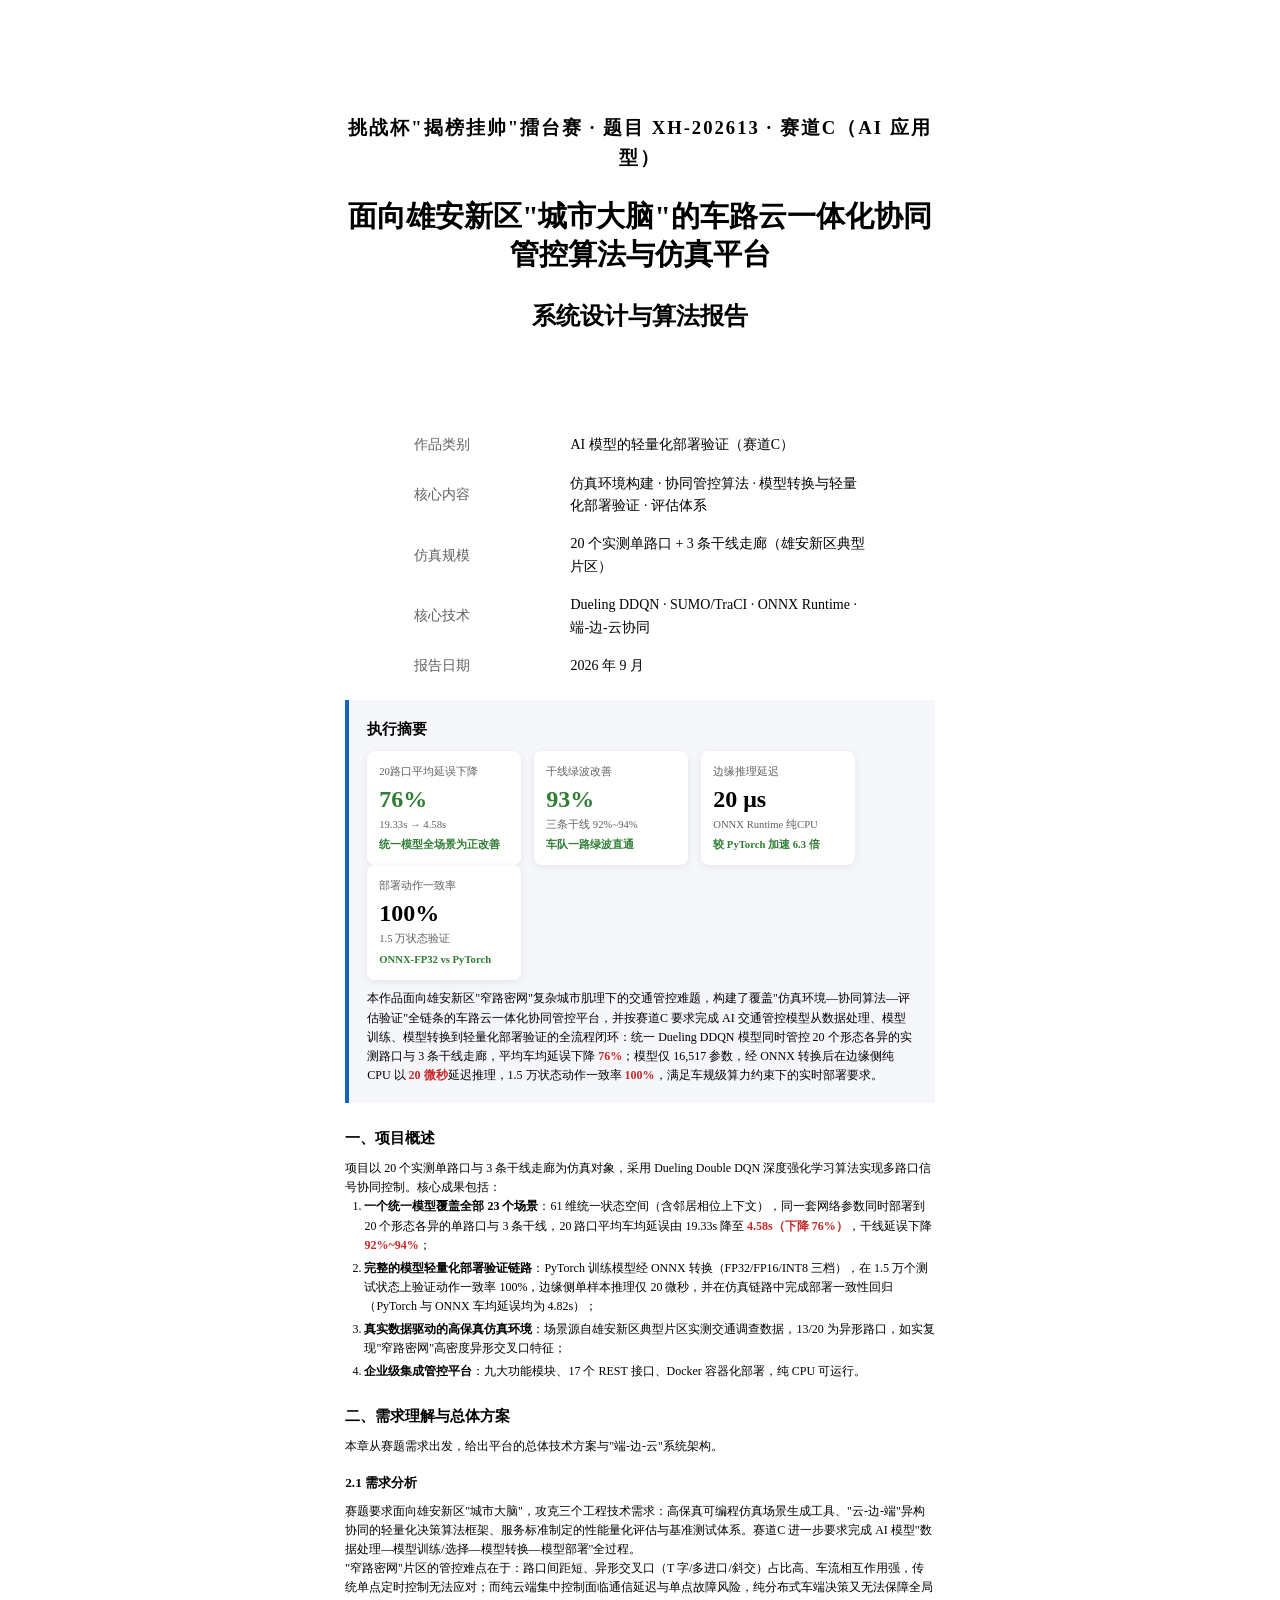
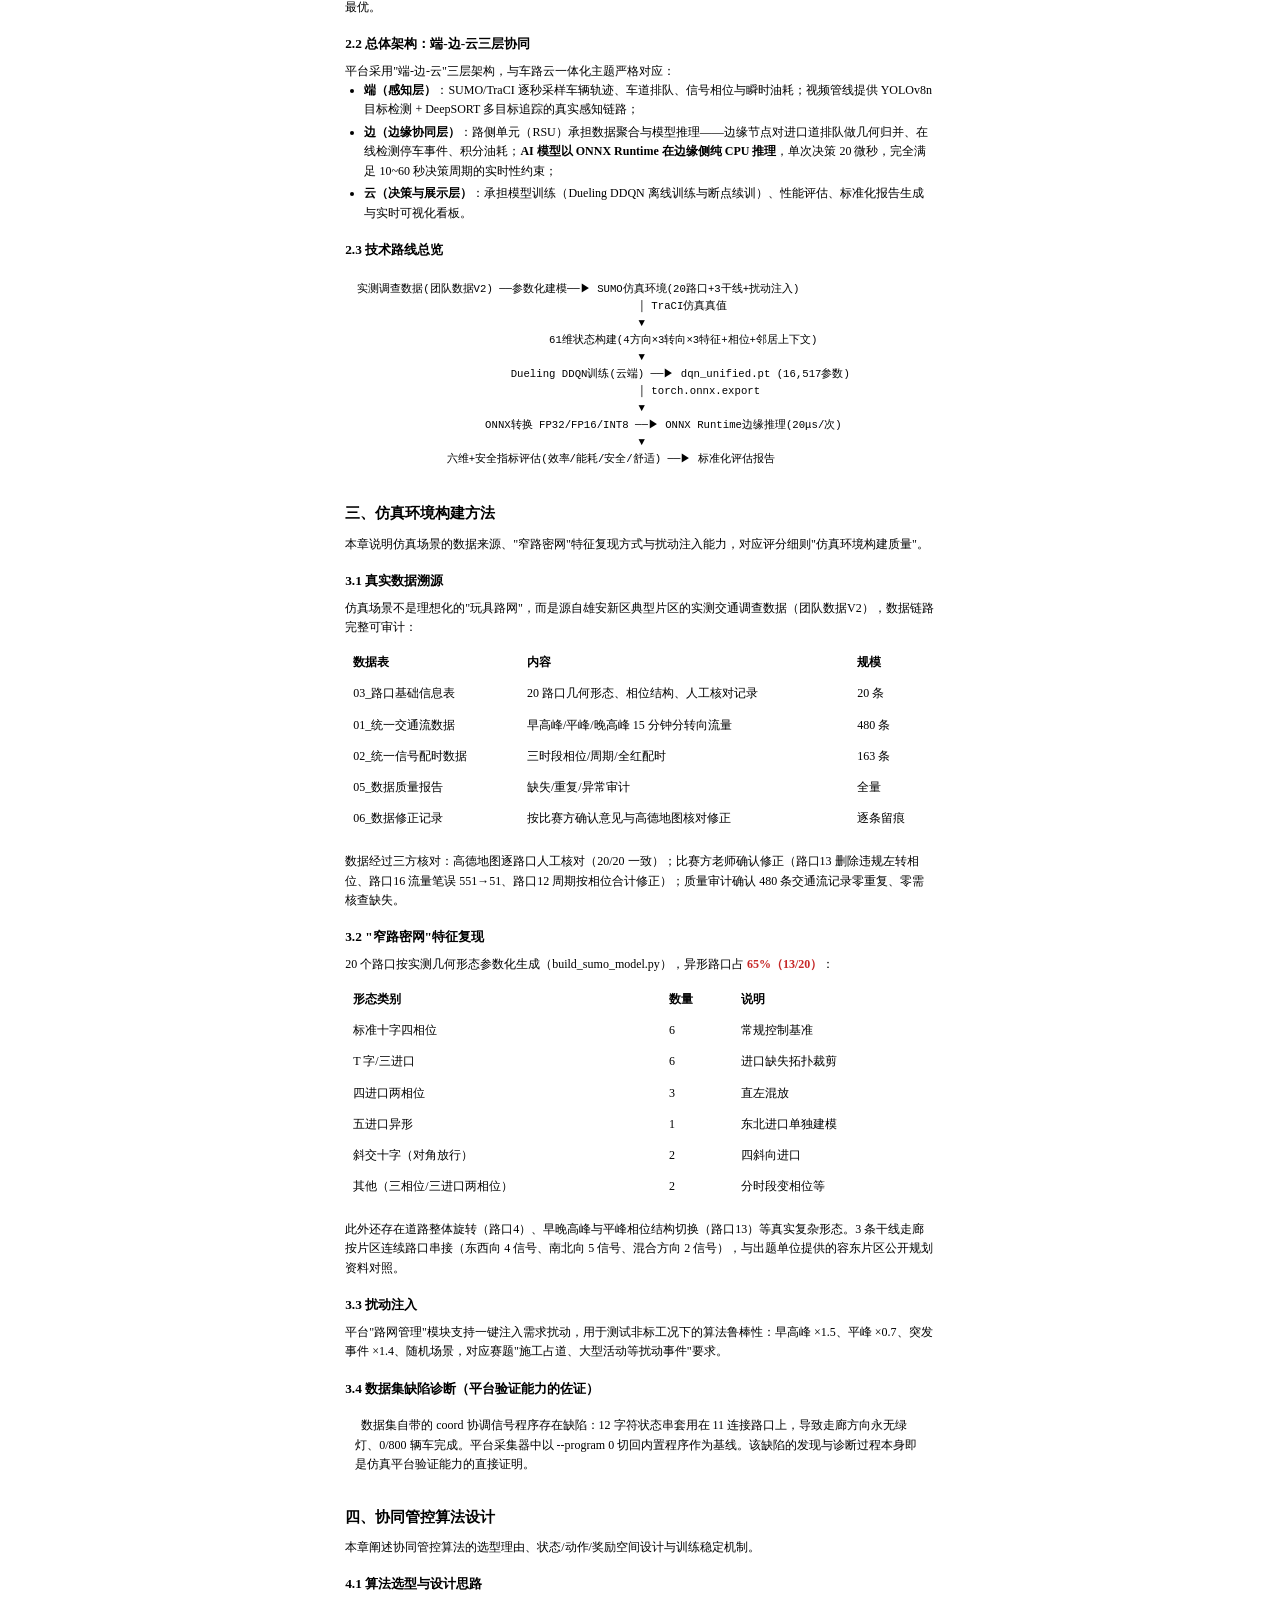
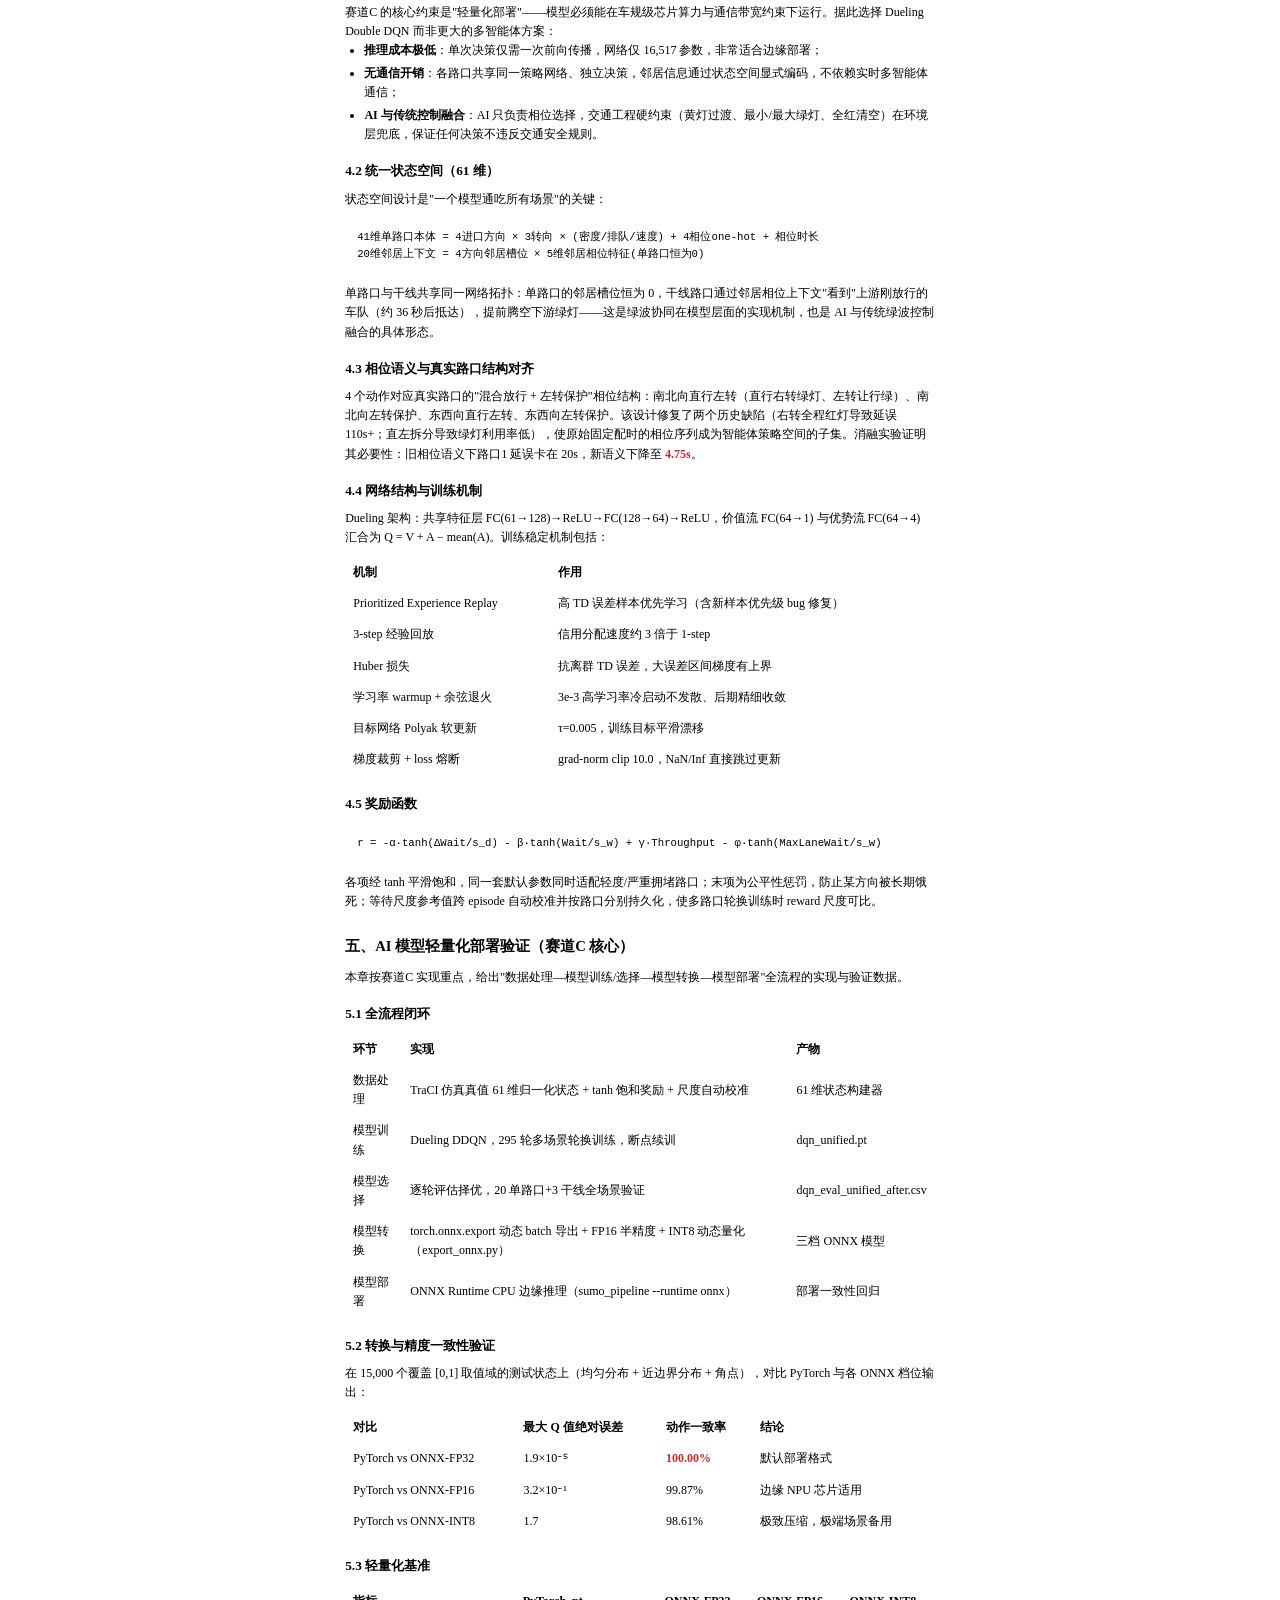
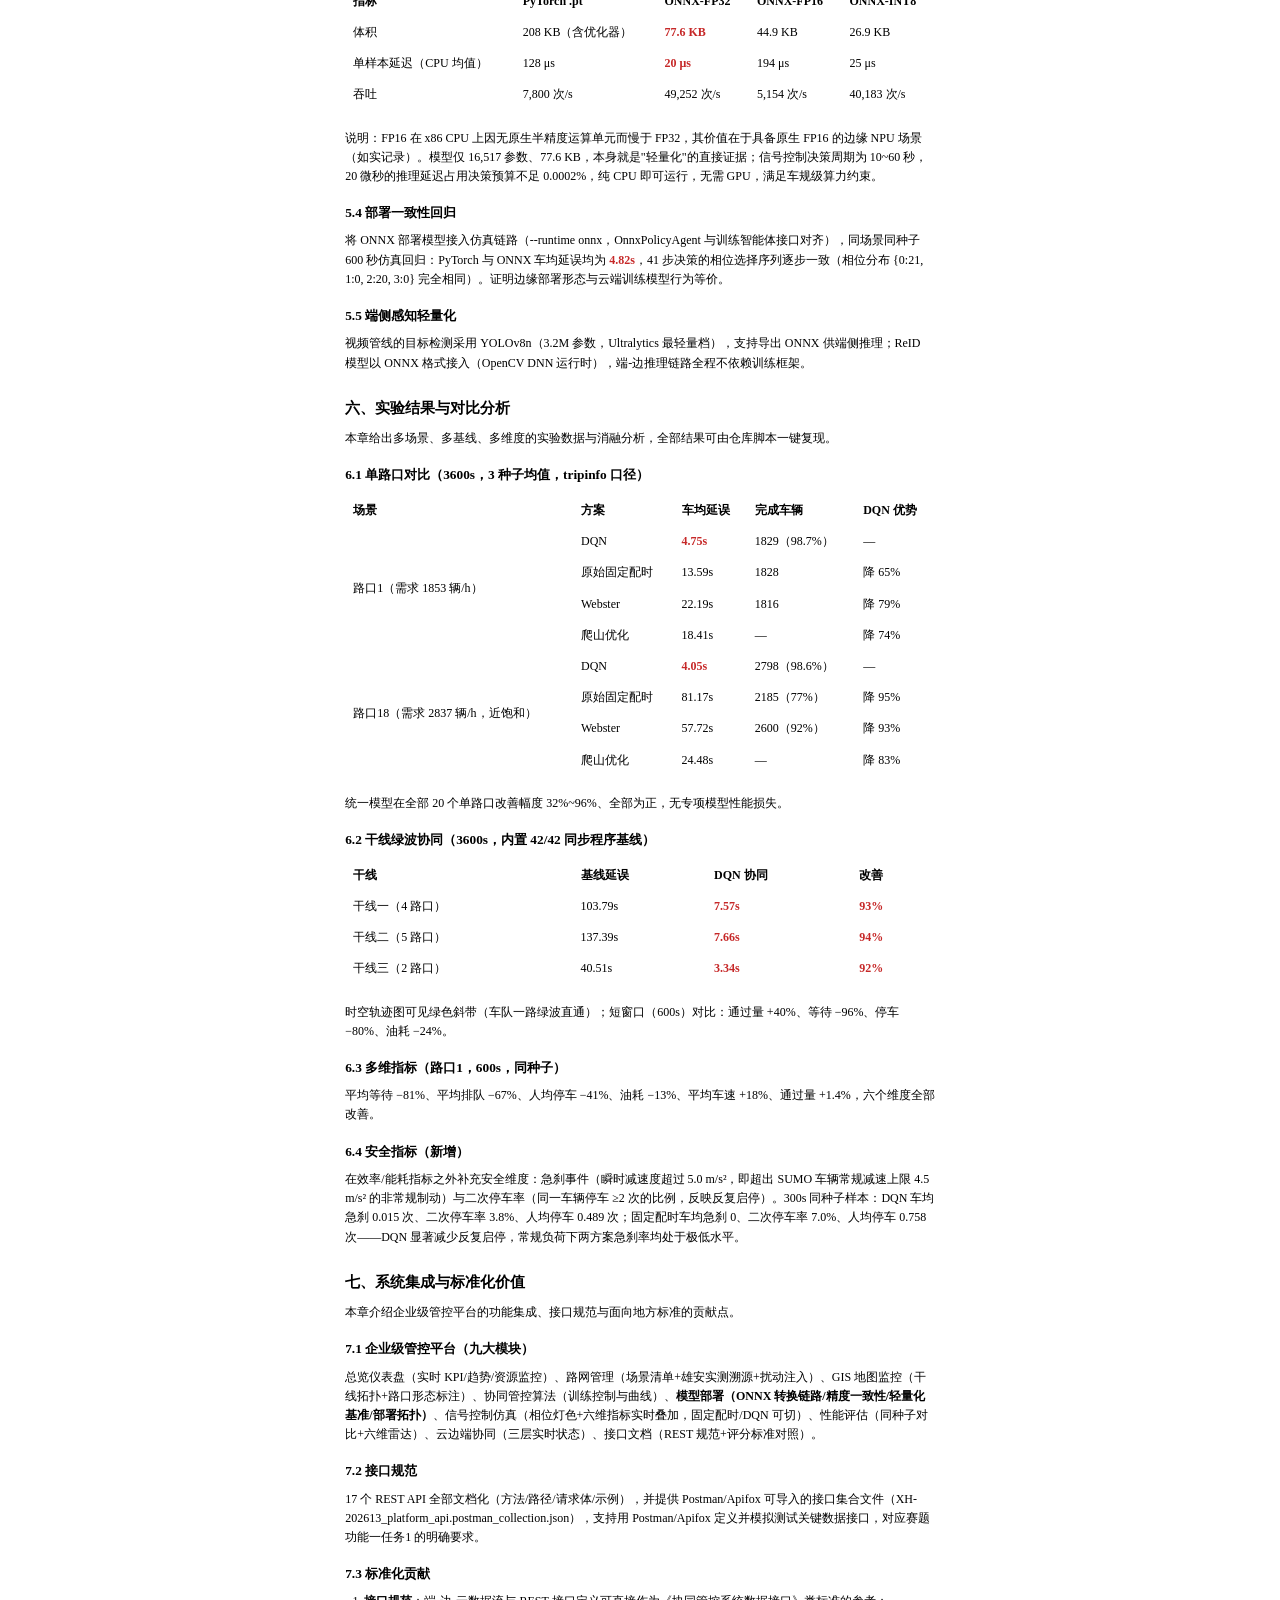
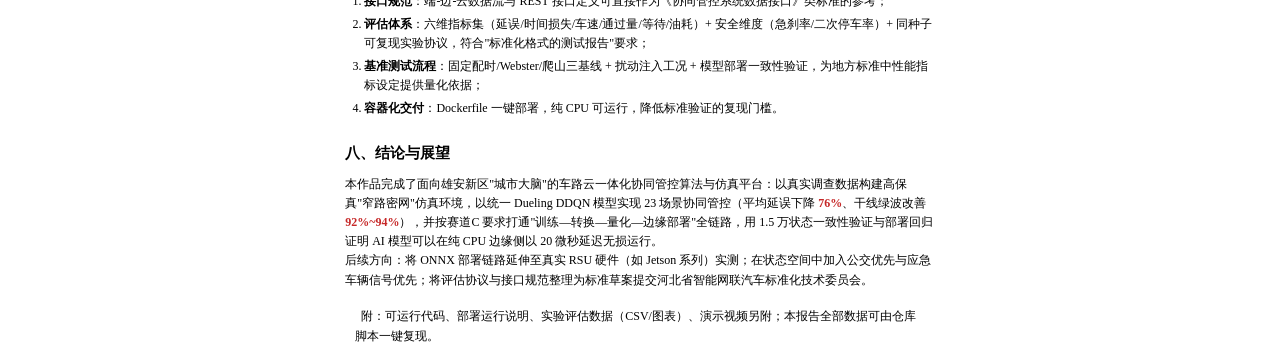
<file: output/xh202613-sysreport/stage2/formatted-系统设计与算法报告.html>
<!DOCTYPE html>
<html lang="zh-CN">
<head>
<meta charset="UTF-8">
<meta name="docx-page-size" content="A4">
<title>系统设计与算法报告</title>
<style>
:root {
  --ff-heading: 微软雅黑, Microsoft YaHei, PingFang SC;
  --ff-body: 微软雅黑, Microsoft YaHei, PingFang SC;
  --ff-code: Consolas, Source Code Pro, monospace;
  --fs-title: var(--typography-fontSize-coverTitle, 22pt);
  --fs-h1: var(--typography-fontSize-h1, 20pt);
  --fs-h2: var(--typography-fontSize-h2, 11pt);
  --fs-h3: var(--typography-fontSize-h3, 10pt);
  --fs-body: var(--typography-fontSize-body, 9pt);
  --fs-small: var(--typography-fontSize-small, 8pt);
  --fw-bold: 700;
  --fw-heading: var(--typography-fontWeight-heading, 600);
  --fw-normal: 400;
  --lh-body: var(--typography-lineHeight-body, 1.6);
  --color-primary: var(--color-primary, #1565C0);
  --color-heading: var(--color-heading, #1A237E);
  --color-text: var(--color-text, #212121);
  --color-muted: var(--color-textSecondary, #616161);
  --color-divider: var(--color-divider, #E0E0E0);
  --color-bg: #FFFFFF;
  --color-surface: var(--color-surface, #F5F7FA);
  --color-success: #2e7d32;
  --color-danger: #c62828;
  --color-emphasis: var(--color-danger, #c62828);
  --color-summary-bg: var(--color-surface, #F5F7FA);
  --color-summary-border: var(--color-primary, #1565C0);
  --summary-border-width: 4px;
  --radius-card: 8px;
  --shadow-card: 0 2px 8px rgba(0,0,0,0.08);
  --spacing-paragraph: var(--spacing-paragraph, 0.75em);
  --spacing-section: var(--spacing-cardPadding, 1.5em);
  --spacing-block: 1em;
  --spacing-xs: 4px;
  --spacing-sm: 6px;
  --spacing-md: 8px;
  --spacing-lg: 10px;
  --spacing-h-gap: 0.6em;
  --spacing-h2-top: 1.6em;
  --spacing-h3-top: 1.2em;
  --spacing-li: 0.3em;
  --spacing-table-block: 0.8em;
  --spacing-divider: 2em;
  --spacing-card-gap: 0.2em;
  --spacing-indent-list: 1.6em;
  --fs-cover-category: 14pt;
  --fs-cover-subtitle: 18pt;
  --fs-card-value: 18pt;
  --fs-cover-meta: 10.5pt;
  --page-content-width: var(--layout-maxContentWidth, 15.6cm);
}
@page { @bottom-center { content: counter(page); } }
@page cover { @bottom-center { content: none; } }
section[role="cover"] { page: cover; }

body {
  font-family: var(--ff-body);
  font-size: var(--fs-body);
  color: var(--color-text);
  line-height: var(--lh-body);
  max-width: var(--page-content-width);
  margin-left: auto;
  margin-right: auto;
}
h1 { font-family: var(--ff-heading); font-size: var(--fs-h1); font-weight: var(--fw-heading); color: var(--color-heading); line-height: 1.3; }
h2 { font-family: var(--ff-heading); font-size: var(--fs-h2); font-weight: var(--fw-heading); color: var(--color-heading); margin-top: var(--spacing-h2-top); margin-bottom: var(--spacing-h-gap); }
h3 { font-family: var(--ff-heading); font-size: var(--fs-h3); font-weight: var(--fw-heading); color: var(--color-heading); margin-top: var(--spacing-h3-top); margin-bottom: var(--spacing-h-gap); }
p { margin: 0 0 var(--spacing-paragraph) 0; }
table { border-collapse: collapse; width: 100%; margin: var(--spacing-table-block) 0 var(--spacing-section) 0; font-size: var(--fs-body); }
th { background: var(--color-surface); color: var(--color-heading); font-weight: var(--fw-heading); padding: var(--spacing-sm) var(--spacing-md); border: 1px solid var(--color-divider); text-align: left; }
td { padding: var(--spacing-sm) var(--spacing-md); border: 1px solid var(--color-divider); }
pre { font-family: var(--ff-code); font-size: var(--fs-small); background: var(--color-surface); padding: var(--spacing-lg) 12px; border-left: 3px solid var(--color-primary); white-space: pre-wrap; }
code { font-family: var(--ff-code); }
ul, ol { margin: 0 0 var(--spacing-paragraph) 0; padding-left: var(--spacing-indent-list); }
li { margin-bottom: var(--spacing-li); }
strong { font-weight: var(--fw-bold); }
.divider { border-bottom: 1px solid var(--color-divider); margin: var(--spacing-divider) 0; }

/* 封面 */
.cover-category { text-align: center; color: var(--color-primary); font-size: var(--fs-cover-category); font-weight: 700; letter-spacing: 2px; margin-top: 3cm; }
section[role="cover"] > h1 { text-align: center; font-size: var(--fs-title); margin-top: var(--spacing-table-block); }
.cover-subtitle { text-align: center; font-size: var(--fs-cover-subtitle); font-weight: var(--fw-heading); color: var(--color-heading); margin-top: var(--spacing-h-gap); }
.cover-meta { margin: 2.4cm auto 0 auto; width: 78%; font-size: var(--fs-cover-meta); }
.cover-meta td { border: none; border-bottom: 1px solid var(--color-divider); padding: var(--spacing-md) var(--spacing-xs); }
.cover-meta td:first-child { color: var(--color-muted); width: 34%; }

/* 执行摘要 */
.executive-summary { border-left: var(--summary-border-width) solid var(--color-summary-border); background: var(--color-summary-bg); padding: var(--spacing-section); margin: var(--spacing-h3-top) 0; }
.summary-header h2 { margin-top: 0; }
.summary-highlights { margin: var(--spacing-table-block) 0; }
[data-component="data-card"] {
  display: inline-flex; flex-direction: column;
  padding: var(--spacing-block);
  background: var(--color-bg);
  border-radius: var(--radius-card);
  box-shadow: var(--shadow-card);
  border-top: 3px solid var(--color-primary);
  min-width: 130px; margin-right: var(--spacing-lg); gap: var(--spacing-li);
}
[data-component="data-card"][data-title]::before {
  content: attr(data-title);
  font-size: var(--fs-small);
  color: var(--color-muted);
  margin-bottom: var(--spacing-card-gap);
}
.card-value { font-size: var(--fs-card-value); font-weight: var(--fw-bold); line-height: 1.1; color: var(--color-text); }
.card-unit { font-size: var(--fs-small); color: var(--color-muted); }
.card-trend { font-size: var(--fs-small); font-weight: var(--fw-bold); }
.card-trend--up { color: var(--color-success); }
[data-component="data-card"][data-color="success"] { border-top-color: var(--color-success); }
[data-component="data-card"][data-color="success"] .card-value { color: var(--color-success); }

.data-emphasis { color: var(--color-emphasis); font-weight: var(--fw-bold); }
.note { border-left: 3px solid var(--color-primary); background: var(--color-surface); padding: var(--spacing-md) var(--spacing-lg); margin: var(--spacing-table-block) 0; }
</style>
</head>
<body>

<!-- ═════════ 封面 ═════════ -->
<section role="cover">
  <p class="cover-category">挑战杯"揭榜挂帅"擂台赛 · 题目 XH-202613 · 赛道C（AI 应用型）</p>
  <h1>面向雄安新区"城市大脑"的车路云一体化协同管控算法与仿真平台</h1>
  <p class="cover-subtitle">系统设计与算法报告</p>
  <table class="cover-meta">
    <tbody>
    <tr><td>作品类别</td><td>AI 模型的轻量化部署验证（赛道C）</td></tr>
    <tr><td>核心内容</td><td>仿真环境构建 · 协同管控算法 · 模型转换与轻量化部署验证 · 评估体系</td></tr>
    <tr><td>仿真规模</td><td>20 个实测单路口 + 3 条干线走廊（雄安新区典型片区）</td></tr>
    <tr><td>核心技术</td><td>Dueling DDQN · SUMO/TraCI · ONNX Runtime · 端-边-云协同</td></tr>
    <tr><td>报告日期</td><td>2026 年 9 月</td></tr>
    </tbody>
  </table>
</section>

<!-- ═════════ 正文 ═════════ -->
<section role="body" data-page-restart="1">

<div class="executive-summary">
  <div class="summary-header"><h2>执行摘要</h2></div>
  <div class="summary-highlights">
    <div data-component="data-card" data-title="20路口平均延误下降" data-color="success">
      <span class="card-value">76%</span><span class="card-unit">19.33s → 4.58s</span>
      <span class="card-trend card-trend--up">统一模型全场景为正改善</span>
    </div>
    <div data-component="data-card" data-title="干线绿波改善" data-color="success">
      <span class="card-value">93%</span><span class="card-unit">三条干线 92%~94%</span>
      <span class="card-trend card-trend--up">车队一路绿波直通</span>
    </div>
    <div data-component="data-card" data-title="边缘推理延迟" data-color="primary">
      <span class="card-value">20 μs</span><span class="card-unit">ONNX Runtime 纯CPU</span>
      <span class="card-trend card-trend--up">较 PyTorch 加速 6.3 倍</span>
    </div>
    <div data-component="data-card" data-title="部署动作一致率" data-color="primary">
      <span class="card-value">100%</span><span class="card-unit">1.5 万状态验证</span>
      <span class="card-trend card-trend--up">ONNX-FP32 vs PyTorch</span>
    </div>
  </div>
  <div class="summary-body">
    <p>本作品面向雄安新区"窄路密网"复杂城市肌理下的交通管控难题，构建了覆盖"仿真环境—协同算法—评估验证"全链条的车路云一体化协同管控平台，并按赛道C 要求完成 AI 交通管控模型从数据处理、模型训练、模型转换到轻量化部署验证的全流程闭环：统一 Dueling DDQN 模型同时管控 20 个形态各异的实测路口与 3 条干线走廊，平均车均延误下降 <span class="data-emphasis">76%</span>；模型仅 16,517 参数，经 ONNX 转换后在边缘侧纯 CPU 以 <span class="data-emphasis">20 微秒</span>延迟推理，1.5 万状态动作一致率 <span class="data-emphasis">100%</span>，满足车规级算力约束下的实时部署要求。</p>
  </div>
</div>

<h2>一、项目概述</h2>

<p>项目以 20 个实测单路口与 3 条干线走廊为仿真对象，采用 Dueling Double DQN 深度强化学习算法实现多路口信号协同控制。核心成果包括：</p>

<ol>
  <li><strong>一个统一模型覆盖全部 23 个场景</strong>：61 维统一状态空间（含邻居相位上下文），同一套网络参数同时部署到 20 个形态各异的单路口与 3 条干线，20 路口平均车均延误由 19.33s 降至 <span class="data-emphasis">4.58s（下降 76%）</span>，干线延误下降 <span class="data-emphasis">92%~94%</span>；</li>
  <li><strong>完整的模型轻量化部署验证链路</strong>：PyTorch 训练模型经 ONNX 转换（FP32/FP16/INT8 三档），在 1.5 万个测试状态上验证动作一致率 100%，边缘侧单样本推理仅 20 微秒，并在仿真链路中完成部署一致性回归（PyTorch 与 ONNX 车均延误均为 4.82s）；</li>
  <li><strong>真实数据驱动的高保真仿真环境</strong>：场景源自雄安新区典型片区实测交通调查数据，13/20 为异形路口，如实复现"窄路密网"高密度异形交叉口特征；</li>
  <li><strong>企业级集成管控平台</strong>：九大功能模块、17 个 REST 接口、Docker 容器化部署，纯 CPU 可运行。</li>
</ol>

<div class="divider"></div>

<h2>二、需求理解与总体方案</h2>

<p>本章从赛题需求出发，给出平台的总体技术方案与"端-边-云"系统架构。</p>

<h3>2.1 需求分析</h3>

<p>赛题要求面向雄安新区"城市大脑"，攻克三个工程技术需求：高保真可编程仿真场景生成工具、"云-边-端"异构协同的轻量化决策算法框架、服务标准制定的性能量化评估与基准测试体系。赛道C 进一步要求完成 AI 模型"数据处理—模型训练/选择—模型转换—模型部署"全过程。</p>

<p>"窄路密网"片区的管控难点在于：路口间距短、异形交叉口（T 字/多进口/斜交）占比高、车流相互作用强，传统单点定时控制无法应对；而纯云端集中控制面临通信延迟与单点故障风险，纯分布式车端决策又无法保障全局最优。</p>

<h3>2.2 总体架构：端-边-云三层协同</h3>

<p>平台采用"端-边-云"三层架构，与车路云一体化主题严格对应：</p>

<ul>
  <li><strong>端（感知层）</strong>：SUMO/TraCI 逐秒采样车辆轨迹、车道排队、信号相位与瞬时油耗；视频管线提供 YOLOv8n 目标检测 + DeepSORT 多目标追踪的真实感知链路；</li>
  <li><strong>边（边缘协同层）</strong>：路侧单元（RSU）承担数据聚合与模型推理——边缘节点对进口道排队做几何归并、在线检测停车事件、积分油耗；<strong>AI 模型以 ONNX Runtime 在边缘侧纯 CPU 推理</strong>，单次决策 20 微秒，完全满足 10~60 秒决策周期的实时性约束；</li>
  <li><strong>云（决策与展示层）</strong>：承担模型训练（Dueling DDQN 离线训练与断点续训）、性能评估、标准化报告生成与实时可视化看板。</li>
</ul>

<h3>2.3 技术路线总览</h3>

<pre>实测调查数据(团队数据V2) ──参数化建模──▶ SUMO仿真环境(20路口+3干线+扰动注入)
                                            │ TraCI仿真真值
                                            ▼
                              61维状态构建(4方向×3转向×3特征+相位+邻居上下文)
                                            ▼
                        Dueling DDQN训练(云端) ──▶ dqn_unified.pt (16,517参数)
                                            │ torch.onnx.export
                                            ▼
                    ONNX转换 FP32/FP16/INT8 ──▶ ONNX Runtime边缘推理(20μs/次)
                                            ▼
              六维+安全指标评估(效率/能耗/安全/舒适) ──▶ 标准化评估报告</pre>

<div class="divider"></div>

<h2>三、仿真环境构建方法</h2>

<p>本章说明仿真场景的数据来源、"窄路密网"特征复现方式与扰动注入能力，对应评分细则"仿真环境构建质量"。</p>

<h3>3.1 真实数据溯源</h3>

<p>仿真场景不是理想化的"玩具路网"，而是源自雄安新区典型片区的实测交通调查数据（团队数据V2），数据链路完整可审计：</p>

<table>
  <thead><tr><th>数据表</th><th>内容</th><th>规模</th></tr></thead>
  <tbody>
    <tr><td>03_路口基础信息表</td><td>20 路口几何形态、相位结构、人工核对记录</td><td>20 条</td></tr>
    <tr><td>01_统一交通流数据</td><td>早高峰/平峰/晚高峰 15 分钟分转向流量</td><td>480 条</td></tr>
    <tr><td>02_统一信号配时数据</td><td>三时段相位/周期/全红配时</td><td>163 条</td></tr>
    <tr><td>05_数据质量报告</td><td>缺失/重复/异常审计</td><td>全量</td></tr>
    <tr><td>06_数据修正记录</td><td>按比赛方确认意见与高德地图核对修正</td><td>逐条留痕</td></tr>
  </tbody>
</table>

<p>数据经过三方核对：高德地图逐路口人工核对（20/20 一致）；比赛方老师确认修正（路口13 删除违规左转相位、路口16 流量笔误 551→51、路口12 周期按相位合计修正）；质量审计确认 480 条交通流记录零重复、零需核查缺失。</p>

<h3>3.2 "窄路密网"特征复现</h3>

<p>20 个路口按实测几何形态参数化生成（build_sumo_model.py），异形路口占 <span class="data-emphasis">65%（13/20）</span>：</p>

<table>
  <thead><tr><th>形态类别</th><th>数量</th><th>说明</th></tr></thead>
  <tbody>
    <tr><td>标准十字四相位</td><td>6</td><td>常规控制基准</td></tr>
    <tr><td>T 字/三进口</td><td>6</td><td>进口缺失拓扑裁剪</td></tr>
    <tr><td>四进口两相位</td><td>3</td><td>直左混放</td></tr>
    <tr><td>五进口异形</td><td>1</td><td>东北进口单独建模</td></tr>
    <tr><td>斜交十字（对角放行）</td><td>2</td><td>四斜向进口</td></tr>
    <tr><td>其他（三相位/三进口两相位）</td><td>2</td><td>分时段变相位等</td></tr>
  </tbody>
</table>

<p>此外还存在道路整体旋转（路口4）、早晚高峰与平峰相位结构切换（路口13）等真实复杂形态。3 条干线走廊按片区连续路口串接（东西向 4 信号、南北向 5 信号、混合方向 2 信号），与出题单位提供的容东片区公开规划资料对照。</p>

<h3>3.3 扰动注入</h3>

<p>平台"路网管理"模块支持一键注入需求扰动，用于测试非标工况下的算法鲁棒性：早高峰 ×1.5、平峰 ×0.7、突发事件 ×1.4、随机场景，对应赛题"施工占道、大型活动等扰动事件"要求。</p>

<h3>3.4 数据集缺陷诊断（平台验证能力的佐证）</h3>

<p class="note">&nbsp;&nbsp;数据集自带的 coord 协调信号程序存在缺陷：12 字符状态串套用在 11 连接路口上，导致走廊方向永无绿灯、0/800 辆车完成。平台采集器中以 --program 0 切回内置程序作为基线。该缺陷的发现与诊断过程本身即是仿真平台验证能力的直接证明。</p>

<div class="divider"></div>

<h2>四、协同管控算法设计</h2>

<p>本章阐述协同管控算法的选型理由、状态/动作/奖励空间设计与训练稳定机制。</p>

<h3>4.1 算法选型与设计思路</h3>

<p>赛道C 的核心约束是"轻量化部署"——模型必须能在车规级芯片算力与通信带宽约束下运行。据此选择 Dueling Double DQN 而非更大的多智能体方案：</p>

<ul>
  <li><strong>推理成本极低</strong>：单次决策仅需一次前向传播，网络仅 16,517 参数，非常适合边缘部署；</li>
  <li><strong>无通信开销</strong>：各路口共享同一策略网络、独立决策，邻居信息通过状态空间显式编码，不依赖实时多智能体通信；</li>
  <li><strong>AI 与传统控制融合</strong>：AI 只负责相位选择，交通工程硬约束（黄灯过渡、最小/最大绿灯、全红清空）在环境层兜底，保证任何决策不违反交通安全规则。</li>
</ul>

<h3>4.2 统一状态空间（61 维）</h3>

<p>状态空间设计是"一个模型通吃所有场景"的关键：</p>

<pre>41维单路口本体 = 4进口方向 × 3转向 × (密度/排队/速度) + 4相位one-hot + 相位时长
20维邻居上下文 = 4方向邻居槽位 × 5维邻居相位特征(单路口恒为0)</pre>

<p>单路口与干线共享同一网络拓扑：单路口的邻居槽位恒为 0，干线路口通过邻居相位上下文"看到"上游刚放行的车队（约 36 秒后抵达），提前腾空下游绿灯——这是绿波协同在模型层面的实现机制，也是 AI 与传统绿波控制融合的具体形态。</p>

<h3>4.3 相位语义与真实路口结构对齐</h3>

<p>4 个动作对应真实路口的"混合放行 + 左转保护"相位结构：南北向直行左转（直行右转绿灯、左转让行绿）、南北向左转保护、东西向直行左转、东西向左转保护。该设计修复了两个历史缺陷（右转全程红灯导致延误 110s+；直左拆分导致绿灯利用率低），使原始固定配时的相位序列成为智能体策略空间的子集。消融实验证明其必要性：旧相位语义下路口1 延误卡在 20s，新语义下降至 <span class="data-emphasis">4.75s</span>。</p>

<h3>4.4 网络结构与训练机制</h3>

<p>Dueling 架构：共享特征层 FC(61→128)→ReLU→FC(128→64)→ReLU，价值流 FC(64→1) 与优势流 FC(64→4) 汇合为 Q = V + A − mean(A)。训练稳定机制包括：</p>

<table>
  <thead><tr><th>机制</th><th>作用</th></tr></thead>
  <tbody>
    <tr><td>Prioritized Experience Replay</td><td>高 TD 误差样本优先学习（含新样本优先级 bug 修复）</td></tr>
    <tr><td>3-step 经验回放</td><td>信用分配速度约 3 倍于 1-step</td></tr>
    <tr><td>Huber 损失</td><td>抗离群 TD 误差，大误差区间梯度有上界</td></tr>
    <tr><td>学习率 warmup + 余弦退火</td><td>3e-3 高学习率冷启动不发散、后期精细收敛</td></tr>
    <tr><td>目标网络 Polyak 软更新</td><td>τ=0.005，训练目标平滑漂移</td></tr>
    <tr><td>梯度裁剪 + loss 熔断</td><td>grad-norm clip 10.0，NaN/Inf 直接跳过更新</td></tr>
  </tbody>
</table>

<h3>4.5 奖励函数</h3>

<pre>r = -α·tanh(ΔWait/s_d) - β·tanh(Wait/s_w) + γ·Throughput - φ·tanh(MaxLaneWait/s_w)</pre>

<p>各项经 tanh 平滑饱和，同一套默认参数同时适配轻度/严重拥堵路口；末项为公平性惩罚，防止某方向被长期饿死；等待尺度参考值跨 episode 自动校准并按路口分别持久化，使多路口轮换训练时 reward 尺度可比。</p>

<div class="divider"></div>

<h2>五、AI 模型轻量化部署验证（赛道C 核心）</h2>

<p>本章按赛道C 实现重点，给出"数据处理—模型训练/选择—模型转换—模型部署"全流程的实现与验证数据。</p>

<h3>5.1 全流程闭环</h3>

<table>
  <thead><tr><th>环节</th><th>实现</th><th>产物</th></tr></thead>
  <tbody>
    <tr><td>数据处理</td><td>TraCI 仿真真值 61 维归一化状态 + tanh 饱和奖励 + 尺度自动校准</td><td>61 维状态构建器</td></tr>
    <tr><td>模型训练</td><td>Dueling DDQN，295 轮多场景轮换训练，断点续训</td><td>dqn_unified.pt</td></tr>
    <tr><td>模型选择</td><td>逐轮评估择优，20 单路口+3 干线全场景验证</td><td>dqn_eval_unified_after.csv</td></tr>
    <tr><td>模型转换</td><td>torch.onnx.export 动态 batch 导出 + FP16 半精度 + INT8 动态量化（export_onnx.py）</td><td>三档 ONNX 模型</td></tr>
    <tr><td>模型部署</td><td>ONNX Runtime CPU 边缘推理（sumo_pipeline --runtime onnx）</td><td>部署一致性回归</td></tr>
  </tbody>
</table>

<h3>5.2 转换与精度一致性验证</h3>

<p>在 15,000 个覆盖 [0,1] 取值域的测试状态上（均匀分布 + 近边界分布 + 角点），对比 PyTorch 与各 ONNX 档位输出：</p>

<table>
  <thead><tr><th>对比</th><th>最大 Q 值绝对误差</th><th>动作一致率</th><th>结论</th></tr></thead>
  <tbody>
    <tr><td>PyTorch vs ONNX-FP32</td><td>1.9×10⁻⁵</td><td><span class="data-emphasis">100.00%</span></td><td>默认部署格式</td></tr>
    <tr><td>PyTorch vs ONNX-FP16</td><td>3.2×10⁻¹</td><td>99.87%</td><td>边缘 NPU 芯片适用</td></tr>
    <tr><td>PyTorch vs ONNX-INT8</td><td>1.7</td><td>98.61%</td><td>极致压缩，极端场景备用</td></tr>
  </tbody>
</table>

<h3>5.3 轻量化基准</h3>

<table>
  <thead><tr><th>指标</th><th>PyTorch .pt</th><th>ONNX-FP32</th><th>ONNX-FP16</th><th>ONNX-INT8</th></tr></thead>
  <tbody>
    <tr><td>体积</td><td>208 KB（含优化器）</td><td><span class="data-emphasis">77.6 KB</span></td><td>44.9 KB</td><td>26.9 KB</td></tr>
    <tr><td>单样本延迟（CPU 均值）</td><td>128 μs</td><td><span class="data-emphasis">20 μs</span></td><td>194 μs</td><td>25 μs</td></tr>
    <tr><td>吞吐</td><td>7,800 次/s</td><td>49,252 次/s</td><td>5,154 次/s</td><td>40,183 次/s</td></tr>
  </tbody>
</table>

<p>说明：FP16 在 x86 CPU 上因无原生半精度运算单元而慢于 FP32，其价值在于具备原生 FP16 的边缘 NPU 场景（如实记录）。模型仅 16,517 参数、77.6 KB，本身就是"轻量化"的直接证据；信号控制决策周期为 10~60 秒，20 微秒的推理延迟占用决策预算不足 0.0002%，纯 CPU 即可运行，无需 GPU，满足车规级算力约束。</p>

<h3>5.4 部署一致性回归</h3>

<p>将 ONNX 部署模型接入仿真链路（--runtime onnx，OnnxPolicyAgent 与训练智能体接口对齐），同场景同种子 600 秒仿真回归：PyTorch 与 ONNX 车均延误均为 <span class="data-emphasis">4.82s</span>，41 步决策的相位选择序列逐步一致（相位分布 {0:21, 1:0, 2:20, 3:0} 完全相同）。证明边缘部署形态与云端训练模型行为等价。</p>

<h3>5.5 端侧感知轻量化</h3>

<p>视频管线的目标检测采用 YOLOv8n（3.2M 参数，Ultralytics 最轻量档），支持导出 ONNX 供端侧推理；ReID 模型以 ONNX 格式接入（OpenCV DNN 运行时），端-边推理链路全程不依赖训练框架。</p>

<div class="divider"></div>

<h2>六、实验结果与对比分析</h2>

<p>本章给出多场景、多基线、多维度的实验数据与消融分析，全部结果可由仓库脚本一键复现。</p>

<h3>6.1 单路口对比（3600s，3 种子均值，tripinfo 口径）</h3>

<table>
  <thead><tr><th>场景</th><th>方案</th><th>车均延误</th><th>完成车辆</th><th>DQN 优势</th></tr></thead>
  <tbody>
    <tr><td rowspan="4">路口1（需求 1853 辆/h）</td><td>DQN</td><td><span class="data-emphasis">4.75s</span></td><td>1829（98.7%）</td><td>—</td></tr>
    <tr><td>原始固定配时</td><td>13.59s</td><td>1828</td><td>降 65%</td></tr>
    <tr><td>Webster</td><td>22.19s</td><td>1816</td><td>降 79%</td></tr>
    <tr><td>爬山优化</td><td>18.41s</td><td>—</td><td>降 74%</td></tr>
    <tr><td rowspan="4">路口18（需求 2837 辆/h，近饱和）</td><td>DQN</td><td><span class="data-emphasis">4.05s</span></td><td>2798（98.6%）</td><td>—</td></tr>
    <tr><td>原始固定配时</td><td>81.17s</td><td>2185（77%）</td><td>降 95%</td></tr>
    <tr><td>Webster</td><td>57.72s</td><td>2600（92%）</td><td>降 93%</td></tr>
    <tr><td>爬山优化</td><td>24.48s</td><td>—</td><td>降 83%</td></tr>
  </tbody>
</table>

<p>统一模型在全部 20 个单路口改善幅度 32%~96%、全部为正，无专项模型性能损失。</p>

<h3>6.2 干线绿波协同（3600s，内置 42/42 同步程序基线）</h3>

<table>
  <thead><tr><th>干线</th><th>基线延误</th><th>DQN 协同</th><th>改善</th></tr></thead>
  <tbody>
    <tr><td>干线一（4 路口）</td><td>103.79s</td><td><span class="data-emphasis">7.57s</span></td><td><span class="data-emphasis">93%</span></td></tr>
    <tr><td>干线二（5 路口）</td><td>137.39s</td><td><span class="data-emphasis">7.66s</span></td><td><span class="data-emphasis">94%</span></td></tr>
    <tr><td>干线三（2 路口）</td><td>40.51s</td><td><span class="data-emphasis">3.34s</span></td><td><span class="data-emphasis">92%</span></td></tr>
  </tbody>
</table>

<p>时空轨迹图可见绿色斜带（车队一路绿波直通）；短窗口（600s）对比：通过量 +40%、等待 −96%、停车 −80%、油耗 −24%。</p>

<h3>6.3 多维指标（路口1，600s，同种子）</h3>

<p>平均等待 −81%、平均排队 −67%、人均停车 −41%、油耗 −13%、平均车速 +18%、通过量 +1.4%，六个维度全部改善。</p>

<h3>6.4 安全指标（新增）</h3>

<p>在效率/能耗指标之外补充安全维度：急刹事件（瞬时减速度超过 5.0 m/s²，即超出 SUMO 车辆常规减速上限 4.5 m/s² 的非常规制动）与二次停车率（同一车辆停车 ≥2 次的比例，反映反复启停）。300s 同种子样本：DQN 车均急刹 0.015 次、二次停车率 3.8%、人均停车 0.489 次；固定配时车均急刹 0、二次停车率 7.0%、人均停车 0.758 次——DQN 显著减少反复启停，常规负荷下两方案急刹率均处于极低水平。</p>

<div class="divider"></div>

<h2>七、系统集成与标准化价值</h2>

<p>本章介绍企业级管控平台的功能集成、接口规范与面向地方标准的贡献点。</p>

<h3>7.1 企业级管控平台（九大模块）</h3>

<p>总览仪表盘（实时 KPI/趋势/资源监控）、路网管理（场景清单+雄安实测溯源+扰动注入）、GIS 地图监控（干线拓扑+路口形态标注）、协同管控算法（训练控制与曲线）、<strong>模型部署（ONNX 转换链路/精度一致性/轻量化基准/部署拓扑）</strong>、信号控制仿真（相位灯色+六维指标实时叠加，固定配时/DQN 可切）、性能评估（同种子对比+六维雷达）、云边端协同（三层实时状态）、接口文档（REST 规范+评分标准对照）。</p>

<h3>7.2 接口规范</h3>

<p>17 个 REST API 全部文档化（方法/路径/请求体/示例），并提供 Postman/Apifox 可导入的接口集合文件（XH-202613_platform_api.postman_collection.json），支持用 Postman/Apifox 定义并模拟测试关键数据接口，对应赛题功能一任务1 的明确要求。</p>

<h3>7.3 标准化贡献</h3>

<ol>
  <li><strong>接口规范</strong>：端-边-云数据流与 REST 接口定义可直接作为《协同管控系统数据接口》类标准的参考；</li>
  <li><strong>评估体系</strong>：六维指标集（延误/时间损失/车速/通过量/等待/油耗）+ 安全维度（急刹率/二次停车率）+ 同种子可复现实验协议，符合"标准化格式的测试报告"要求；</li>
  <li><strong>基准测试流程</strong>：固定配时/Webster/爬山三基线 + 扰动注入工况 + 模型部署一致性验证，为地方标准中性能指标设定提供量化依据；</li>
  <li><strong>容器化交付</strong>：Dockerfile 一键部署，纯 CPU 可运行，降低标准验证的复现门槛。</li>
</ol>

<div class="divider"></div>

<h2>八、结论与展望</h2>

<p>本作品完成了面向雄安新区"城市大脑"的车路云一体化协同管控算法与仿真平台：以真实调查数据构建高保真"窄路密网"仿真环境，以统一 Dueling DDQN 模型实现 23 场景协同管控（平均延误下降 <span class="data-emphasis">76%</span>、干线绿波改善 <span class="data-emphasis">92%~94%</span>），并按赛道C 要求打通"训练—转换—量化—边缘部署"全链路，用 1.5 万状态一致性验证与部署回归证明 AI 模型可以在纯 CPU 边缘侧以 20 微秒延迟无损运行。</p>

<p>后续方向：将 ONNX 部署链路延伸至真实 RSU 硬件（如 Jetson 系列）实测；在状态空间中加入公交优先与应急车辆信号优先；将评估协议与接口规范整理为标准草案提交河北省智能网联汽车标准化技术委员会。</p>

<p class="note">&nbsp;&nbsp;附：可运行代码、部署运行说明、实验评估数据（CSV/图表）、演示视频另附；本报告全部数据可由仓库脚本一键复现。</p>

</section>
</body>
</html>
</file>
